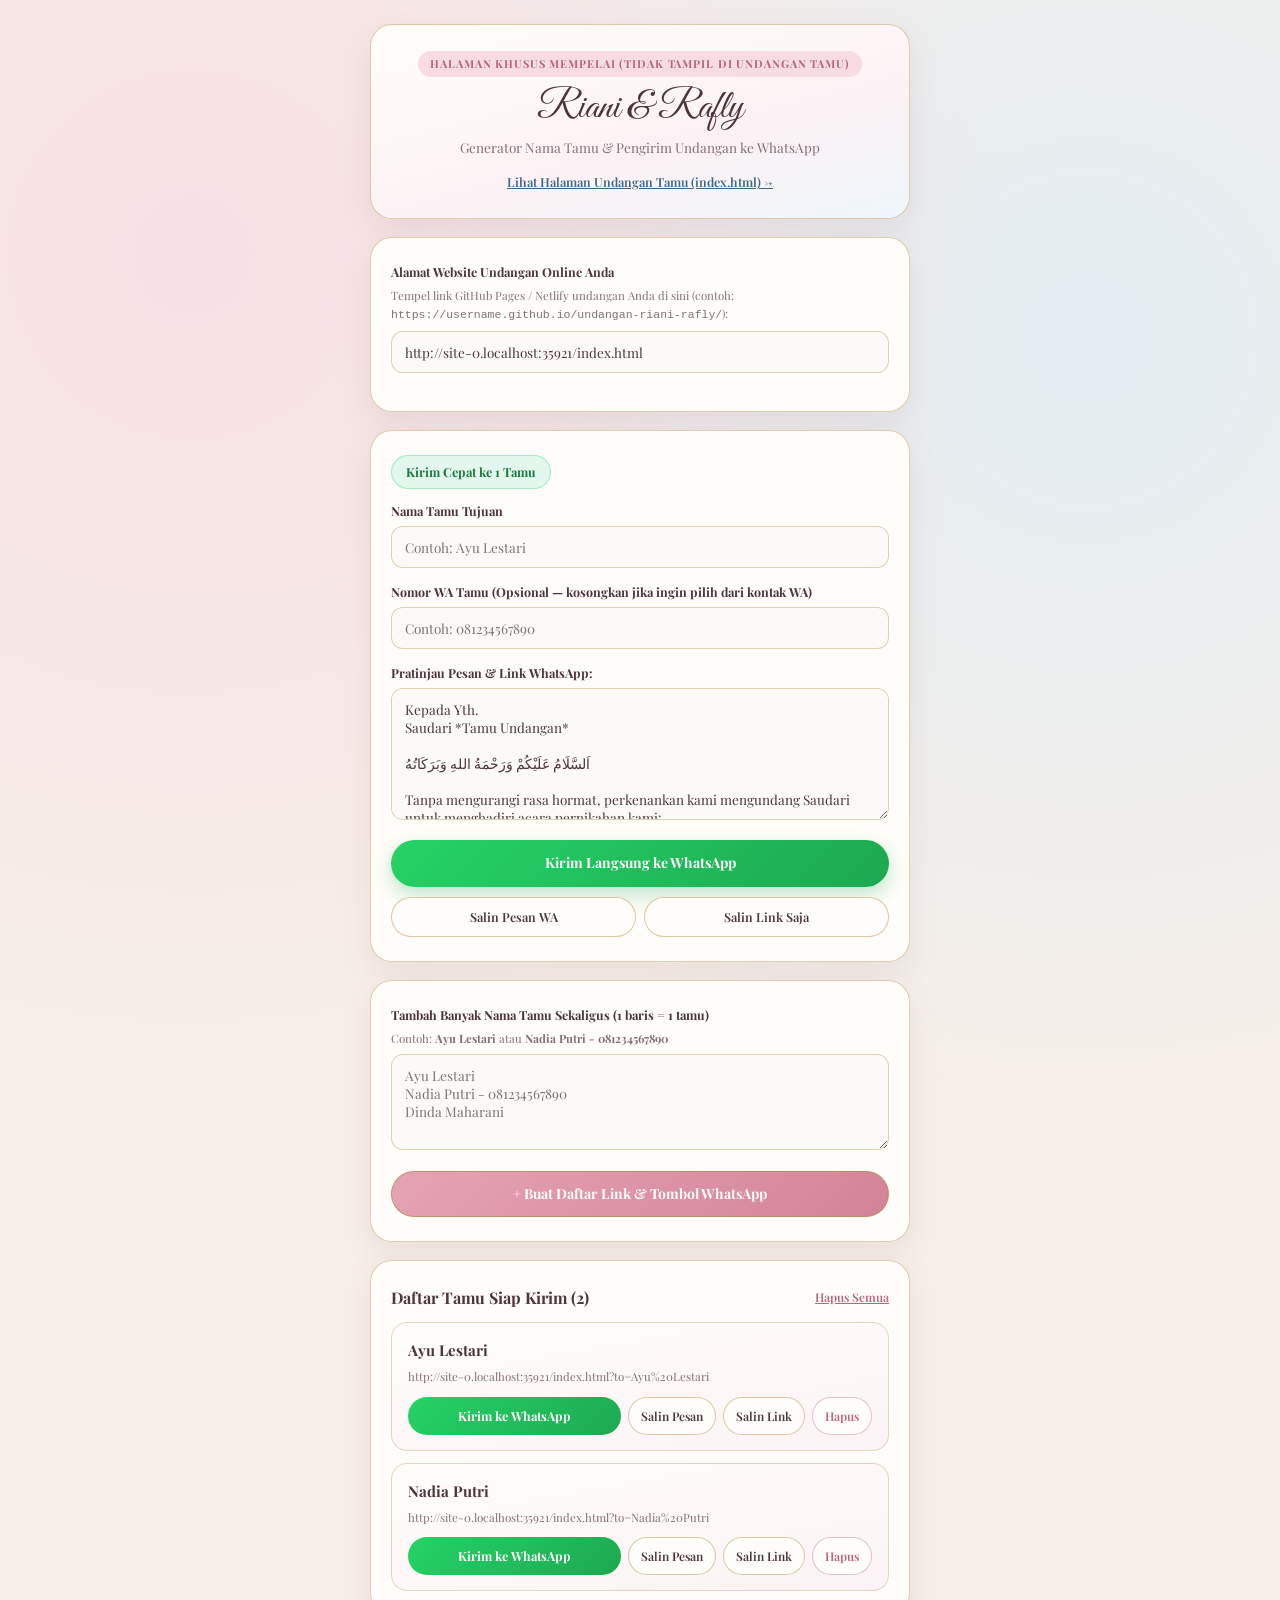
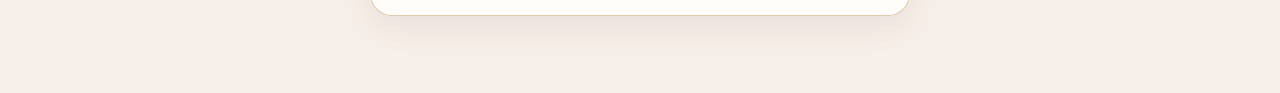
<file: kirim.html>
<!DOCTYPE html>
<html lang="id">
<head>
  <meta charset="UTF-8" />
  <meta name="viewport" content="width=device-width, initial-scale=1.0" />
  <title>Halaman Pengirim WhatsApp (Khusus Mempelai) — Riani &amp; Rafly</title>
  <link rel="preconnect" href="https://fonts.googleapis.com" />
  <link rel="preconnect" href="https://fonts.gstatic.com" crossorigin />
  <link href="https://fonts.googleapis.com/css2?family=Great+Vibes&family=Playfair+Display:ital,wght@0,400;0,600;0,700;1,400&display=swap" rel="stylesheet" />
  <style>
    :root {
      --bg-ivory: #fcf9f4;
      --pink-pastel: #f7dce2;
      --pink-deep: #b8677b;
      --blue-soft: #dcecf5;
      --gold-mid: #c9a46c;
      --text-heading: #4d343b;
      --text-body: #5f4b51;
      --text-muted: #846f75;
    }

    *, *::before, *::after {
      box-sizing: border-box;
      margin: 0;
      padding: 0;
    }

    body {
      font-family: "Playfair Display", Georgia, serif;
      background:
        radial-gradient(circle at 15% 15%, rgba(247, 220, 226, 0.8), transparent 45%),
        radial-gradient(circle at 85% 20%, rgba(220, 236, 245, 0.75), transparent 45%),
        #f7efe9;
      color: var(--text-body);
      min-height: 100dvh;
      padding: 24px 14px 60px;
      line-height: 1.6;
    }

    .container {
      max-width: 540px;
      margin: 0 auto;
    }

    .card {
      background: #fffdf9;
      border: 1px solid rgba(201, 164, 108, 0.55);
      border-radius: 22px;
      padding: 24px 20px;
      box-shadow: 0 12px 32px rgba(124, 88, 97, 0.1);
      margin-bottom: 18px;
    }

    .header-card {
      text-align: center;
      background: linear-gradient(165deg, #fffdf9 0%, #fcf2f5 60%, #eef6fb 100%);
    }

    .badge-host {
      display: inline-block;
      padding: 4px 12px;
      border-radius: 999px;
      background: var(--pink-pastel);
      color: var(--pink-deep);
      font-size: 11px;
      font-weight: 700;
      letter-spacing: 0.08em;
      text-transform: uppercase;
      margin-bottom: 8px;
    }

    h1 {
      font-family: "Great Vibes", "Gabriola", Georgia, serif;
      font-size: 2.5rem;
      font-weight: 400;
      color: var(--text-heading);
      line-height: 1.15;
      margin-bottom: 6px;
    }

    .subtitle {
      font-size: 13.5px;
      color: var(--text-muted);
      margin-bottom: 10px;
    }

    .open-invite-link {
      display: inline-block;
      font-size: 12.5px;
      font-weight: 600;
      color: #3f6682;
      text-decoration: underline;
    }

    .wa-badge-header {
      display: inline-flex;
      align-items: center;
      gap: 8px;
      padding: 6px 14px;
      border-radius: 999px;
      background: #e3f7ec;
      border: 1px solid rgba(37, 211, 102, 0.35);
      color: #197a41;
      font-size: 12.5px;
      font-weight: 700;
      margin-bottom: 12px;
    }

    .field {
      margin-bottom: 14px;
    }

    label {
      display: block;
      font-size: 12.5px;
      font-weight: 700;
      color: var(--text-heading);
      margin-bottom: 5px;
    }

    .hint {
      display: block;
      font-size: 11.5px;
      color: var(--text-muted);
      margin-bottom: 6px;
    }

    input, textarea {
      width: 100%;
      padding: 11px 13px;
      border-radius: 12px;
      border: 1px solid rgba(201, 164, 108, 0.5);
      background: #fcfaf7;
      font-family: inherit;
      font-size: 13.5px;
      color: var(--text-heading);
      outline: none;
    }

    input:focus, textarea:focus {
      border-color: var(--pink-deep);
      box-shadow: 0 0 0 3px rgba(247, 220, 226, 0.5);
    }

    .btn-whatsapp-send {
      display: inline-flex;
      align-items: center;
      justify-content: center;
      gap: 9px;
      width: 100%;
      min-height: 46px;
      padding: 12px 20px;
      border-radius: 999px;
      background: linear-gradient(135deg, #25d366 0%, #1da851 100%);
      color: #ffffff;
      font-size: 14px;
      font-weight: 700;
      text-decoration: none;
      box-shadow: 0 8px 20px rgba(29, 168, 81, 0.28);
      margin-bottom: 10px;
    }

    .secondary-grid {
      display: grid;
      grid-template-columns: 1fr 1fr;
      gap: 8px;
    }

    .btn-outline {
      min-height: 40px;
      padding: 8px 12px;
      border-radius: 999px;
      border: 1px solid rgba(201, 164, 108, 0.6);
      background: #fffdf9;
      color: var(--text-heading);
      font-family: inherit;
      font-size: 12.5px;
      font-weight: 600;
      cursor: pointer;
    }

    .btn-primary {
      display: inline-flex;
      align-items: center;
      justify-content: center;
      gap: 8px;
      width: 100%;
      min-height: 46px;
      padding: 12px 20px;
      border-radius: 999px;
      border: 1px solid rgba(182, 142, 82, 0.7);
      background: linear-gradient(135deg, #e5a3b3 0%, #d48398 100%);
      color: #fffdf9;
      font-family: inherit;
      font-size: 14px;
      font-weight: 700;
      cursor: pointer;
    }

    .guest-list-header {
      display: flex;
      align-items: center;
      justify-content: space-between;
      margin-bottom: 12px;
    }

    .guest-list-header h2 {
      font-size: 16px;
      color: var(--text-heading);
    }

    .btn-clear {
      border: none;
      background: none;
      color: var(--pink-deep);
      font-family: inherit;
      font-size: 12px;
      font-weight: 600;
      cursor: pointer;
      text-decoration: underline;
    }

    .guest-items {
      display: flex;
      flex-direction: column;
      gap: 12px;
    }

    .guest-row {
      padding: 15px 16px;
      border-radius: 16px;
      background: linear-gradient(170deg, #fffdf9 0%, #fbf3f5 100%);
      border: 1px solid rgba(201, 164, 108, 0.42);
    }

    .guest-row.is-sent {
      background: linear-gradient(170deg, #f6fbf8 0%, #eaf6ef 100%);
      border-color: rgba(46, 145, 86, 0.4);
    }

    .guest-row-top {
      display: flex;
      align-items: center;
      justify-content: space-between;
      gap: 8px;
      margin-bottom: 6px;
    }

    .guest-name {
      font-weight: 700;
      font-size: 15px;
      color: var(--text-heading);
    }

    .sent-badge {
      padding: 2px 9px;
      border-radius: 999px;
      font-size: 11px;
      font-weight: 700;
      background: #daf2e4;
      color: #1c6b3d;
    }

    .guest-url {
      font-size: 11.5px;
      color: var(--text-muted);
      word-break: break-all;
      margin-bottom: 10px;
    }

    .guest-actions {
      display: flex;
      flex-wrap: wrap;
      gap: 7px;
    }

    .btn-wa {
      flex: 1 1 150px;
      display: inline-flex;
      align-items: center;
      justify-content: center;
      gap: 6px;
      min-height: 38px;
      padding: 8px 14px;
      border-radius: 999px;
      background: linear-gradient(135deg, #25d366 0%, #1da851 100%);
      color: #fff;
      font-size: 12.5px;
      font-weight: 700;
      text-decoration: none;
    }

    .btn-sm {
      min-height: 38px;
      padding: 7px 12px;
      border-radius: 999px;
      border: 1px solid rgba(201, 164, 108, 0.6);
      background: #fffdf9;
      color: var(--text-heading);
      font-family: inherit;
      font-size: 12px;
      font-weight: 600;
      cursor: pointer;
    }

    .btn-del {
      border-color: rgba(184, 103, 123, 0.4);
      color: var(--pink-deep);
    }

    .toast {
      position: fixed;
      left: 50%;
      bottom: 24px;
      transform: translate(-50%, 16px);
      padding: 10px 18px;
      border-radius: 999px;
      background: rgba(77, 52, 59, 0.94);
      color: #fffdf9;
      font-size: 13px;
      opacity: 0;
      pointer-events: none;
      transition: opacity 0.25s ease, transform 0.25s ease;
    }

    .toast.is-visible {
      opacity: 1;
      transform: translate(-50%, 0);
    }
  </style>
</head>
<body>
  <div class="container">
    <div class="card header-card">
      <span class="badge-host">Halaman Khusus Mempelai (Tidak Tampil di Undangan Tamu)</span>
      <h1>Riani &amp; Rafly</h1>
      <p class="subtitle">Generator Nama Tamu &amp; Pengirim Undangan ke WhatsApp</p>
      <a href="index.html" target="_blank" class="open-invite-link">Lihat Halaman Undangan Tamu (index.html) &rarr;</a>
    </div>

    <div class="card">
      <div class="field">
        <label for="base-url">Alamat Website Undangan Online Anda</label>
        <span class="hint">Tempel link GitHub Pages / Netlify undangan Anda di sini (contoh: <code>https://username.github.io/undangan-riani-rafly/</code>):</span>
        <input type="url" id="base-url" />
      </div>
    </div>

    <!-- KIRIM CEPAT 1 TAMU -->
    <div class="card">
      <div class="wa-badge-header">
        <span>Kirim Cepat ke 1 Tamu</span>
      </div>

      <div class="field">
        <label for="single-name">Nama Tamu Tujuan</label>
        <input type="text" id="single-name" placeholder="Contoh: Ayu Lestari" maxlength="80" />
      </div>

      <div class="field">
        <label for="single-phone">Nomor WA Tamu (Opsional — kosongkan jika ingin pilih dari kontak WA)</label>
        <input type="tel" id="single-phone" placeholder="Contoh: 081234567890" maxlength="20" />
      </div>

      <div class="field">
        <label for="single-preview">Pratinjau Pesan &amp; Link WhatsApp:</label>
        <textarea id="single-preview" rows="6"></textarea>
      </div>

      <a href="#" id="btn-single-wa" target="_blank" rel="noopener noreferrer" class="btn-whatsapp-send">
        <span>Kirim Langsung ke WhatsApp</span>
      </a>

      <div class="secondary-grid">
        <button type="button" class="btn-outline" id="btn-single-copy-msg">Salin Pesan WA</button>
        <button type="button" class="btn-outline" id="btn-single-copy-link">Salin Link Saja</button>
      </div>
    </div>

    <!-- GENERATOR DAFTAR TAMU MASSAL -->
    <div class="card">
      <div class="field">
        <label for="bulk-input">Tambah Banyak Nama Tamu Sekaligus (1 baris = 1 tamu)</label>
        <span class="hint">Contoh: <strong>Ayu Lestari</strong> atau <strong>Nadia Putri - 081234567890</strong></span>
        <textarea id="bulk-input" rows="4" placeholder="Ayu Lestari&#10;Nadia Putri - 081234567890&#10;Dinda Maharani"></textarea>
      </div>

      <button type="button" class="btn-primary" id="btn-generate">
        + Buat Daftar Link &amp; Tombol WhatsApp
      </button>
    </div>

    <div class="card">
      <div class="guest-list-header">
        <h2>Daftar Tamu Siap Kirim (<span id="guest-total">0</span>)</h2>
        <button type="button" class="btn-clear" id="btn-clear-all">Hapus Semua</button>
      </div>
      <div class="guest-items" id="guest-items"></div>
    </div>
  </div>

  <div class="toast" id="toast" role="status" aria-live="polite"></div>

  <script>
    (() => {
      "use strict";

      const BULK_KEY = "riani_rafly_wa_guest_list_v1";
      const baseUrlInput = document.getElementById("base-url");

      const singleName = document.getElementById("single-name");
      const singlePhone = document.getElementById("single-phone");
      const singlePreview = document.getElementById("single-preview");
      const singleWaBtn = document.getElementById("btn-single-wa");
      const singleCopyMsg = document.getElementById("btn-single-copy-msg");
      const singleCopyLink = document.getElementById("btn-single-copy-link");

      const bulkInput = document.getElementById("bulk-input");
      const generateBtn = document.getElementById("btn-generate");
      const clearBtn = document.getElementById("btn-clear-all");
      const itemsContainer = document.getElementById("guest-items");
      const totalSpan = document.getElementById("guest-total");
      const toastEl = document.getElementById("toast");

      let toastTimer = null;

      function showToast(msg) {
        toastEl.textContent = msg;
        toastEl.classList.add("is-visible");
        clearTimeout(toastTimer);
        toastTimer = setTimeout(() => toastEl.classList.remove("is-visible"), 2400);
      }

      function detectDefaultInviteUrl() {
        const href = window.location.href.split("?")[0].split("#")[0];
        if (href.endsWith("/kirim.html")) {
          return href.slice(0, -10) + "index.html";
        }
        return href.replace(/kirim\.html$/i, "index.html");
      }

      function normalizePhone(raw) {
        if (!raw) return "";
        let d = String(raw).replace(/\D+/g, "");
        if (d.startsWith("0")) d = "62" + d.slice(1);
        else if (d.startsWith("8")) d = "62" + d;
        return d.length >= 9 ? d : "";
      }

      function buildInviteLink(name) {
        const base = (baseUrlInput.value || detectDefaultInviteUrl()).trim().split("?")[0];
        const clean = (name || "").trim();
        return clean ? `${base}?to=${encodeURIComponent(clean)}` : base;
      }

      function buildMessage(name, link) {
        const target = (name || "").trim() || "Tamu Undangan";
        return [
          "Kepada Yth.",
          `Saudari *${target}*`,
          "",
          "اَلسَّلَامُ عَلَيْكُمْ وَرَحْمَةُ اللهِ وَبَرَكَاتُهُ",
          "",
          "Tanpa mengurangi rasa hormat, perkenankan kami mengundang Saudari untuk menghadiri acara pernikahan kami:",
          "",
          "*Siti Riani & Muhamad Rafly Kristiadi*",
          "",
          "📅 *Minggu, 22 Agustus 2027*",
          "🕗 *Akad Nikah:* 08.00 WIB",
          "🕘 *Resepsi:* 09.00 WIB s/d Selesai",
          "📍 *Lokasi:* Kediaman Mempelai Wanita, Dusun 2 RT 001 RW 005, Desa Karangtengah, Kec. Karangsembung, Kab. Cirebon",
          "",
          "Berikut link undangan lengkap untuk Saudari:",
          link,
          "",
          "Merupakan suatu kehormatan dan kebahagiaan bagi kami apabila Saudari berkenan hadir dan memberikan doa restu.",
          "",
          "وَالسَّلَامُ عَلَيْكُمْ وَرَحْمَةُ اللهِ وَبَرَكَاتُهُ",
          "",
          "Kami yang berbahagia,",
          "*Riani & Rafly*"
        ].join("\n");
      }

      async function copyStr(text) {
        if (navigator.clipboard && window.isSecureContext) {
          try {
            await navigator.clipboard.writeText(text);
            return true;
          } catch (_) {}
        }
        const ta = document.createElement("textarea");
        ta.value = text;
        ta.setAttribute("readonly", "");
        ta.style.position = "fixed";
        ta.style.top = "0";
        ta.style.left = "0";
        ta.style.opacity = "0";
        document.body.appendChild(ta);
        ta.select();
        ta.setSelectionRange(0, text.length);
        let ok = false;
        try { ok = document.execCommand("copy"); } catch (_) {}
        ta.remove();
        return ok;
      }

      function updateSingleHref() {
        const phone = normalizePhone(singlePhone.value);
        const endpoint = phone ? `https://wa.me/${phone}` : "https://wa.me/";
        singleWaBtn.href = `${endpoint}?text=${encodeURIComponent(singlePreview.value)}`;
      }

      function refreshSingleCard() {
        const link = buildInviteLink(singleName.value);
        singlePreview.value = buildMessage(singleName.value, link);
        updateSingleHref();
      }

      singleName.addEventListener("input", refreshSingleCard);
      singlePhone.addEventListener("input", updateSingleHref);
      singlePreview.addEventListener("input", updateSingleHref);

      singleCopyMsg.addEventListener("click", async () => {
        const ok = await copyStr(singlePreview.value);
        showToast(ok ? "Pesan WhatsApp berhasil disalin" : "Gagal menyalin");
      });

      singleCopyLink.addEventListener("click", async () => {
        const link = buildInviteLink(singleName.value);
        const ok = await copyStr(link);
        showToast(ok ? "Link undangan berhasil disalin" : "Gagal menyalin");
      });

      function loadGuests() {
        try {
          const raw = localStorage.getItem(BULK_KEY);
          if (!raw) {
            return [
              { name: "Ayu Lestari", phone: "", sent: false },
              { name: "Nadia Putri", phone: "", sent: false }
            ];
          }
          const parsed = JSON.parse(raw);
          return Array.isArray(parsed) ? parsed : [];
        } catch (_) {
          return [];
        }
      }

      let guests = loadGuests();

      function saveGuests() {
        try {
          localStorage.setItem(BULK_KEY, JSON.stringify(guests));
        } catch (_) {}
      }

      function renderBulk() {
        itemsContainer.textContent = "";
        totalSpan.textContent = String(guests.length);

        guests.forEach((g, idx) => {
          const link = buildInviteLink(g.name);
          const msg = buildMessage(g.name, link);
          const phone = normalizePhone(g.phone);
          const waEndpoint = phone ? `https://wa.me/${phone}` : "https://wa.me/";
          const waUrl = `${waEndpoint}?text=${encodeURIComponent(msg)}`;

          const row = document.createElement("div");
          row.className = "guest-row" + (g.sent ? " is-sent" : "");

          const top = document.createElement("div");
          top.className = "guest-row-top";

          const nameSpan = document.createElement("span");
          nameSpan.className = "guest-name";
          nameSpan.textContent = g.name + (g.phone ? ` (${g.phone})` : "");
          top.appendChild(nameSpan);

          if (g.sent) {
            const badge = document.createElement("span");
            badge.className = "sent-badge";
            badge.textContent = "Terkirim ✓";
            top.appendChild(badge);
          }

          const urlP = document.createElement("p");
          urlP.className = "guest-url";
          urlP.textContent = link;

          const actions = document.createElement("div");
          actions.className = "guest-actions";

          const waLink = document.createElement("a");
          waLink.className = "btn-wa";
          waLink.href = waUrl;
          waLink.target = "_blank";
          waLink.rel = "noopener noreferrer";
          waLink.textContent = g.sent ? "Kirim Ulang ke WA" : "Kirim ke WhatsApp";
          waLink.addEventListener("click", () => {
            guests[idx].sent = true;
            saveGuests();
            renderBulk();
          });

          const copyMsgBtn = document.createElement("button");
          copyMsgBtn.type = "button";
          copyMsgBtn.className = "btn-sm";
          copyMsgBtn.textContent = "Salin Pesan";
          copyMsgBtn.addEventListener("click", async () => {
            const ok = await copyStr(msg);
            showToast(ok ? `Pesan untuk ${g.name} disalin` : "Gagal menyalin");
          });

          const copyLinkBtn = document.createElement("button");
          copyLinkBtn.type = "button";
          copyLinkBtn.className = "btn-sm";
          copyLinkBtn.textContent = "Salin Link";
          copyLinkBtn.addEventListener("click", async () => {
            const ok = await copyStr(link);
            showToast(ok ? `Link untuk ${g.name} disalin` : "Gagal menyalin");
          });

          const delBtn = document.createElement("button");
          delBtn.type = "button";
          delBtn.className = "btn-sm btn-del";
          delBtn.textContent = "Hapus";
          delBtn.addEventListener("click", () => {
            guests.splice(idx, 1);
            saveGuests();
            renderBulk();
          });

          actions.appendChild(waLink);
          actions.appendChild(copyMsgBtn);
          actions.appendChild(copyLinkBtn);
          actions.appendChild(delBtn);

          row.appendChild(top);
          row.appendChild(urlP);
          row.appendChild(actions);
          itemsContainer.appendChild(row);
        });
      }

      baseUrlInput.value = detectDefaultInviteUrl();
      baseUrlInput.addEventListener("input", () => {
        refreshSingleCard();
        renderBulk();
      });

      generateBtn.addEventListener("click", () => {
        const lines = (bulkInput.value || "")
          .split(/\r?\n/)
          .map((l) => l.trim())
          .filter(Boolean);

        if (!lines.length) {
          showToast("Ketik minimal 1 nama tamu terlebih dahulu");
          return;
        }

        lines.forEach((line) => {
          const parts = line.split(/\s*[-|,;]\s*/);
          let name = parts[0] ? parts[0].trim() : "";
          let phone = parts[1] ? parts[1].trim() : "";
          if (name) {
            guests.unshift({ name, phone, sent: false });
          }
        });

        bulkInput.value = "";
        saveGuests();
        renderBulk();
        showToast(`${lines.length} tamu berhasil ditambahkan ke daftar`);
      });

      clearBtn.addEventListener("click", () => {
        guests = [];
        saveGuests();
        renderBulk();
        showToast("Daftar tamu telah dikosongkan");
      });

      refreshSingleCard();
      renderBulk();
    })();
  </script>
</body>
</html>
</file>
